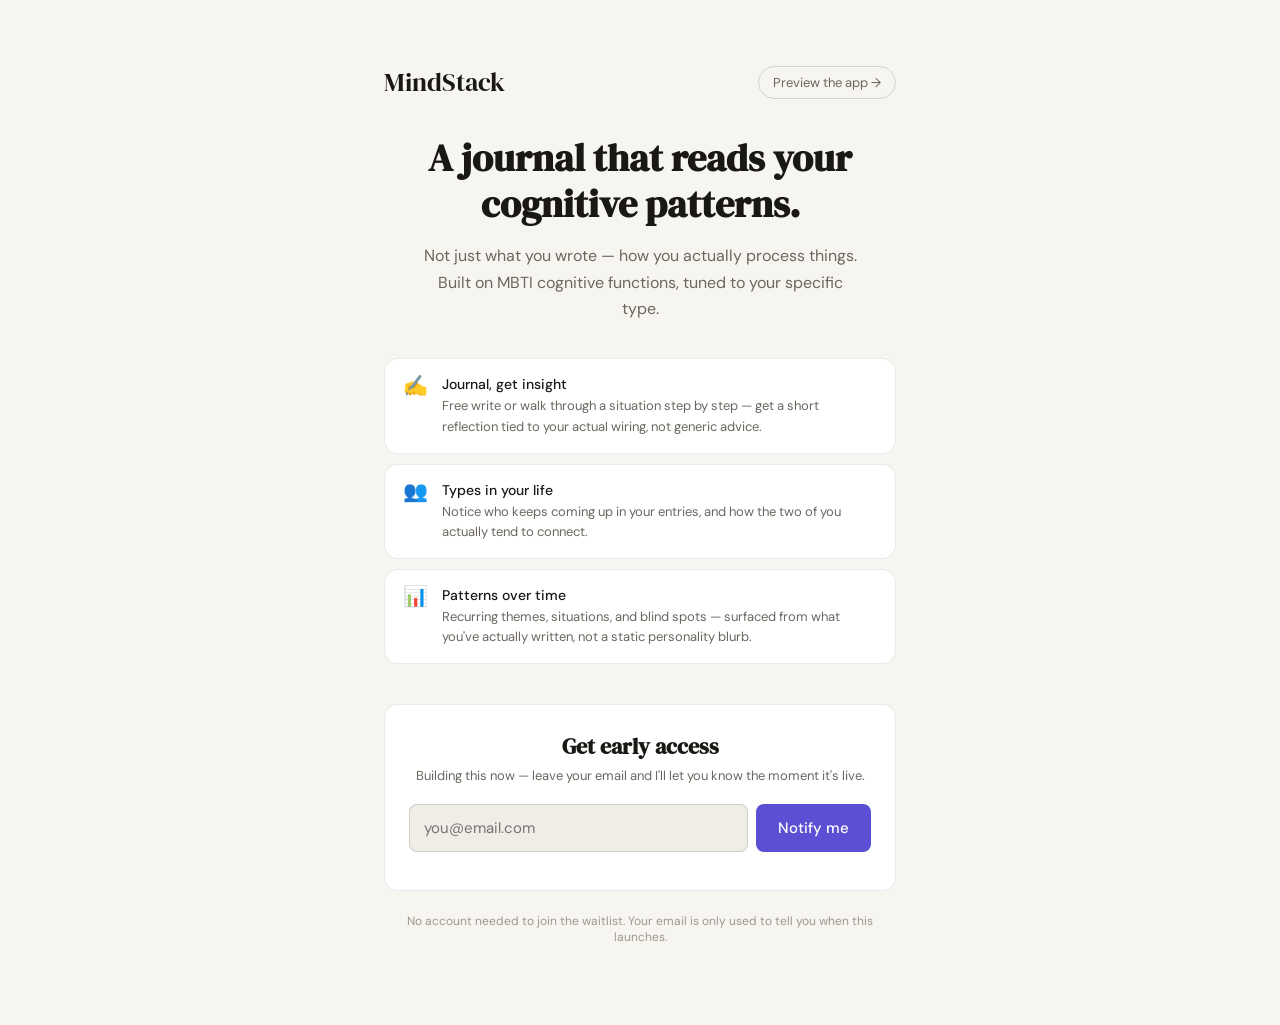
<file: index.html>
<!DOCTYPE html>
<html lang="en">
<head>
<meta charset="UTF-8">
<meta name="viewport" content="width=device-width, initial-scale=1.0">
<title>MindStack — a journal that reads your cognitive patterns</title>
<meta name="description" content="A journal that reads your cognitive patterns through MBTI, not just your words. Join the waitlist.">
<link href="https://fonts.googleapis.com/css2?family=DM+Serif+Display:ital@0;1&family=DM+Sans:opsz,wght@9..40,300;9..40,400;9..40,500&display=swap" rel="stylesheet">

<!-- ═══════════════════════════════════════════════════════════════════
     GOOGLE ANALYTICS (GA4)
     Replace G-XXXXXXXXXX with your real Measurement ID (Admin > Data
     Streams > your stream > Measurement ID, in GA4).
     ═══════════════════════════════════════════════════════════════════ -->
<!-- Google tag (gtag.js) -->

<script async src="https://www.googletagmanager.com/gtag/js?id=G-3L4Y2YZMB4"></script>

<script>

  window.dataLayer = window.dataLayer || [];

  function gtag(){dataLayer.push(arguments);}

  gtag('js', new Date());

  gtag('config', 'G-3L4Y2YZMB4');

</script>

<style>
:root{--bg:#F7F5F0;--surface:#FFF;--surface2:#F0EDE6;--border:rgba(0,0,0,.08);--border2:rgba(0,0,0,.14);
--text:#1A1814;--text2:#6B6760;--text3:#9B9890;--purple:#5B4FD4;--purple-l:#EAE8FA;--purple-m:#9B94E8;
--green:#2D7A4F;--green-l:#E8F5EE;--r:14px;--rs:8px;}
*{box-sizing:border-box;margin:0;padding:0}
body{font-family:'DM Sans',sans-serif;background:var(--bg);color:var(--text);min-height:100vh}
.serif{font-family:'DM Serif Display',serif}
.wrap{max-width:560px;margin:0 auto;padding:64px 24px 80px}
.logo{font-family:'DM Serif Display',serif;font-size:26px}
.top-row{display:flex;justify-content:space-between;align-items:center;margin-bottom:36px}
.top-row .logo{margin-bottom:0}
.preview-link{font-size:13px;color:var(--text2);text-decoration:none;border:.5px solid var(--border2);border-radius:20px;padding:7px 14px;transition:all .15s}
.preview-link:hover{border-color:var(--purple-m);color:var(--purple);background:var(--purple-l)}
.hero h1{font-family:'DM Serif Display',serif;font-size:38px;line-height:1.2;text-align:center;margin-bottom:16px}
.hero p{font-size:16px;color:var(--text2);text-align:center;line-height:1.65;max-width:440px;margin:0 auto 36px}
.feature-row{display:flex;flex-direction:column;gap:10px;margin-bottom:40px}
.feature{background:var(--surface);border:.5px solid var(--border);border-radius:var(--r);padding:16px 18px;display:flex;gap:14px;align-items:flex-start}
.feature .icon{font-size:20px;flex-shrink:0;line-height:1}
.feature h3{font-size:14px;font-weight:500;margin-bottom:3px}
.feature p{font-size:13px;color:var(--text2);line-height:1.55}
.form-card{background:var(--surface);border:.5px solid var(--border);border-radius:var(--r);padding:26px 24px}
.form-card h2{font-family:'DM Serif Display',serif;font-size:22px;margin-bottom:6px;text-align:center}
.form-card .sub{font-size:13px;color:var(--text2);text-align:center;margin-bottom:20px}
#waitlist-form{display:flex;gap:8px}
#email-input{flex:1;border:.5px solid var(--border2);border-radius:var(--rs);padding:13px 14px;font-size:15px;font-family:'DM Sans',sans-serif;outline:none;background:var(--surface2);color:var(--text)}
#email-input:focus{border-color:var(--purple-m)}
#waitlist-form button{background:var(--purple);color:#fff;border:none;border-radius:var(--rs);padding:0 22px;font-size:15px;font-weight:500;font-family:'DM Sans',sans-serif;cursor:pointer;white-space:nowrap}
#waitlist-form button:hover{background:#4A3FC0}
#waitlist-form button:disabled{opacity:.5;cursor:not-allowed}
.msg{font-size:13px;text-align:center;margin-top:12px}
.msg.err{color:#C13030}
.msg.ok{color:var(--green)}
.success-state{display:none;text-align:center}
.success-state .check{width:44px;height:44px;border-radius:50%;background:var(--green-l);color:var(--green);display:flex;align-items:center;justify-content:center;font-size:22px;margin:0 auto 14px}
.success-state h2{font-family:'DM Serif Display',serif;font-size:20px;margin-bottom:6px}
.success-state p{font-size:13px;color:var(--text2)}
.footnote{font-size:12px;color:var(--text3);text-align:center;margin-top:22px}
@media (max-width:420px){#waitlist-form{flex-direction:column}}
</style>
</head>
<body>
<div class="wrap">
  <div class="top-row">
    <div class="logo">MindStack</div>
    <a class="preview-link" href="./App/">Preview the app &rarr;</a>
  </div>

  <div class="hero">
    <h1>A journal that reads your cognitive patterns.</h1>
    <p>Not just what you wrote — how you actually process things. Built on MBTI cognitive functions, tuned to your specific type.</p>
  </div>

  <div class="feature-row">
    <div class="feature"><div class="icon">&#x270D;&#xFE0F;</div><div><h3>Journal, get insight</h3><p>Free write or walk through a situation step by step — get a short reflection tied to your actual wiring, not generic advice.</p></div></div>
    <div class="feature"><div class="icon">&#x1F465;</div><div><h3>Types in your life</h3><p>Notice who keeps coming up in your entries, and how the two of you actually tend to connect.</p></div></div>
    <div class="feature"><div class="icon">&#x1F4CA;</div><div><h3>Patterns over time</h3><p>Recurring themes, situations, and blind spots — surfaced from what you've actually written, not a static personality blurb.</p></div></div>
  </div>

  <div class="form-card">
    <div id="form-state">
      <h2 class="serif">Get early access</h2>
      <p class="sub">Building this now — leave your email and I'll let you know the moment it's live.</p>

      <!-- ═══════════════════════════════════════════════════════════
           FORMSPREE
           Replace YOUR_FORM_ID with the ID from your Formspree form
           (formspree.io → new form → copy the endpoint, it looks like
           https://formspree.io/f/abcdwxyz — the part after /f/ is the ID).
           ═══════════════════════════════════════════════════════════ -->
      <form id="waitlist-form" action="https://formspree.io/f/xzdnqgdr" method="POST">
        <input id="email-input" type="email" name="email" placeholder="you@email.com" required>
        <button type="submit" id="submit-btn">Notify me</button>
      </form>
      <div id="form-msg" class="msg"></div>
    </div>

    <div class="success-state" id="success-state">
      <div class="check">&#10003;</div>
      <h2 class="serif">You're on the list</h2>
      <p>I'll email you when MindStack is live. No spam before then.</p>
    </div>
  </div>

  <p class="footnote">No account needed to join the waitlist. Your email is only used to tell you when this launches.</p>
</div>

<script>
// Submits to Formspree via fetch so the page never reloads, and fires a
// GA4 event on success so you can see waitlist conversions in Analytics
// (Reports > Engagement > Events, or build a custom report).
var form = document.getElementById('waitlist-form');
var btn = document.getElementById('submit-btn');
var msg = document.getElementById('form-msg');

form.addEventListener('submit', function (e) {
  e.preventDefault();
  msg.textContent = '';
  msg.className = 'msg';
  btn.disabled = true;
  btn.textContent = 'Sending...';

  fetch(form.action, {
    method: 'POST',
    body: new FormData(form),
    headers: { 'Accept': 'application/json' }
  })
    .then(function (res) {
      if (res.ok) {
        document.getElementById('form-state').style.display = 'none';
        document.getElementById('success-state').style.display = 'block';
        if (typeof gtag === 'function') {
          gtag('event', 'sign_up', {
            method: 'waitlist',
            // Captures which UTM source drove this signup, if present
            // in the URL (e.g. ?utm_source=reddit).
            utm_source: new URLSearchParams(window.location.search).get('utm_source') || 'direct'
          });
        }
      } else {
        return res.json().then(function (data) {
          throw new Error((data.errors && data.errors[0] && data.errors[0].message) || 'Something went wrong.');
        });
      }
    })
    .catch(function (err) {
      msg.textContent = err.message || 'Could not submit right now — try again in a moment.';
      msg.className = 'msg err';
      btn.disabled = false;
      btn.textContent = 'Notify me';
    });
});

// Fires once per page load so GA shows you which channel (Reddit, Discord,
// etc.) is actually bringing people to the page, not just who signs up.
// This works automatically as long as you link out with UTM parameters
// (see notes below) — no code changes needed per channel.
if (typeof gtag === 'function') {
  gtag('event', 'landing_view', {
    utm_source: new URLSearchParams(window.location.search).get('utm_source') || 'direct',
    utm_medium: new URLSearchParams(window.location.search).get('utm_medium') || 'none'
  });
}
</script>
</body>
</html>
</file>
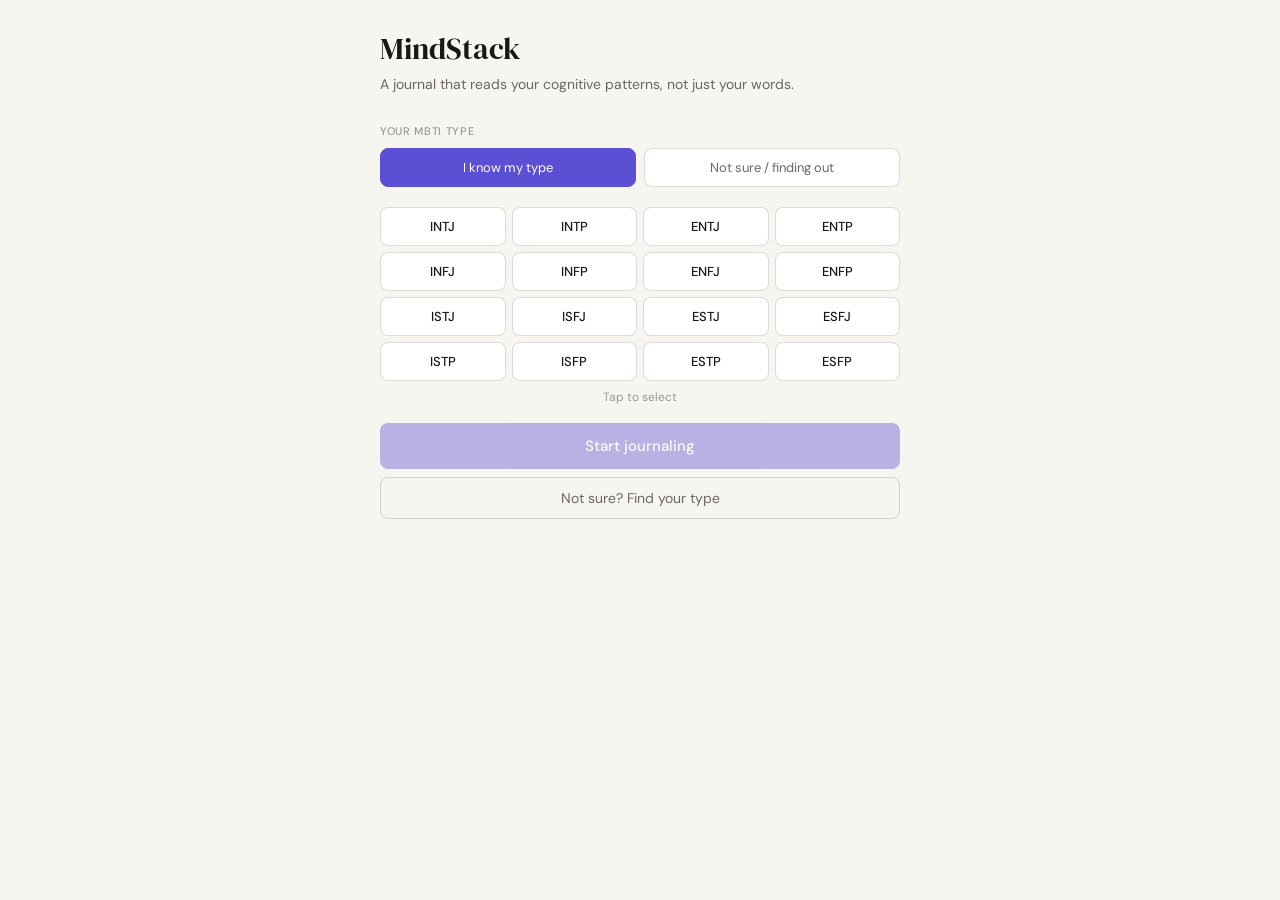
<file: App/index.html>
<!DOCTYPE html>
<html lang="en">
<head>
<meta charset="UTF-8">
<meta name="viewport" content="width=device-width, initial-scale=1.0">
<title>MindStack</title>
<link href="https://fonts.googleapis.com/css2?family=DM+Serif+Display:ital@0;1&family=DM+Sans:opsz,wght@9..40,300;9..40,400;9..40,500&display=swap" rel="stylesheet">
<link rel="stylesheet" href="styles.css">
</head>
<body>
<div class="shell">

<!-- ONBOARD -->
<div id="p-onboard" class="page active">
  <div class="ob-logo serif">MindStack</div>
  <p class="ob-sub">A journal that reads your cognitive patterns, not just your words.</p>
  <div class="ob-lbl">Your MBTI type</div>
  <div class="mode-row">
    <button class="mode-btn active" id="m-know" onclick="setMode('know')">I know my type</button>
    <button class="mode-btn" id="m-unsure" onclick="setMode('unsure')">Not sure / finding out</button>
  </div>
  <div id="sec-know">
    <div class="type-grid" id="tg-know"></div>
    <p class="hint">Tap to select</p>
    <button class="btn-p" id="btn-start" disabled onclick="startApp()">Start journaling</button>
    <button class="btn-g" onclick="setMode('unsure')">Not sure? Find your type</button>
  </div>
  <div id="sec-unsure" style="display:none">
    <p style="font-size:14px;color:var(--text2);margin-bottom:18px;line-height:1.6">Select all the types that sound like you. We will narrow it down.</p>
    <div class="type-grid" id="tg-multi"></div>
    <p class="hint" id="multi-hint">Select one or more</p>
    <button class="btn-p" id="btn-quiz" disabled onclick="startQuiz()">Find my type</button>
    <button class="btn-g" onclick="setMode('know')">I know my type</button>
  </div>
</div>

<!-- QUIZ -->
<div id="p-quiz" class="page">
  <div class="quiz-prog" id="quiz-prog"></div>
  <div class="quiz-q serif" id="quiz-q"></div>
  <p class="quiz-sub" id="quiz-sub"></p>
  <div class="quiz-opts" id="quiz-opts"></div>
  <button class="btn-g" onclick="showPage('p-onboard')">Back</button>
</div>

<!-- RESULT -->
<div id="p-result" class="page">
  <div style="text-align:center;padding:16px 0 24px">
    <div style="font-size:11px;font-weight:500;color:var(--text3);letter-spacing:.06em;text-transform:uppercase;margin-bottom:10px">Your likely type</div>
    <div class="result-type serif" id="res-type"></div>
    <p style="font-size:14px;color:var(--text2);line-height:1.6;max-width:300px;margin:0 auto" id="res-desc"></p>
  </div>
  <div class="card" id="res-stack"></div>
  <button class="btn-p" onclick="startApp()">This is me - start journaling</button>
  <button class="btn-g" onclick="showPage('p-onboard')">Try again</button>
</div>

<!-- MAIN APP -->
<div id="main-app" style="display:none">

  <!-- JOURNAL -->
  <div id="tab-journal" class="page">
    <div class="stat-row">
      <div class="stat"><div class="stat-num" id="s-streak">0</div><div class="stat-lbl">day streak</div></div>
      <div class="stat"><div class="stat-num" id="s-entries">0</div><div class="stat-lbl">entries</div></div>
      <div class="stat"><div class="stat-num" id="s-type">--</div><div class="stat-lbl">your type</div></div>
    </div>
    <div class="card">
      <div class="c-lbl">This week</div>
      <div class="streak-row" id="streak-row"></div>
    </div>
    <div class="card">
      <div class="j-mode-row">
        <button class="j-mode-btn active" id="jm-write" onclick="setJMode('write')">Free write</button>
        <button class="j-mode-btn" id="jm-scenario" onclick="setJMode('scenario')">Walk me through it</button>
      </div>
      <div id="jv-write">
        <textarea id="entry-input" placeholder="Write anything - what is on your mind, something that felt off, a situation you are turning over..."></textarea>
        <div class="toggle-row">
          <label class="tog"><input type="checkbox" id="excl-tog"><span class="t-sl"></span></label>
          <span class="tog-lbl">Exclude from AI - keep this private</span>
        </div>
        <button class="btn-p" style="margin-top:12px" id="btn-submit" onclick="submitFreeWrite()">Get insight</button>
      </div>
      <div id="jv-scenario" style="display:none">
        <div class="sc-step">
          <div class="sc-num">Step 1 - What happened</div>
          <div class="sc-q">Describe the situation plainly. Do not interpret it yet - just what occurred.</div>
          <textarea class="sc-input" id="sc-1" placeholder="e.g. I had a conversation and it went differently than I expected..."></textarea>
        </div>
        <div class="sc-step">
          <div class="sc-num">Step 2 - Your reaction</div>
          <div class="sc-q">What was your immediate internal response? What did you feel or think first?</div>
          <textarea class="sc-input" id="sc-2" placeholder="e.g. I felt defensive, I went quiet, I could not stop thinking about it..."></textarea>
        </div>
        <div class="sc-step">
          <div class="sc-num">Step 3 - What you want</div>
          <div class="sc-q">What outcome are you actually looking for - resolution, clarity, to be heard, to move on?</div>
          <textarea class="sc-input" id="sc-3" placeholder="e.g. I just want to understand why it bothered me..."></textarea>
        </div>
        <div class="toggle-row">
          <label class="tog"><input type="checkbox" id="excl-tog-sc"><span class="t-sl"></span></label>
          <span class="tog-lbl">Exclude from AI - keep this private</span>
        </div>
        <button class="btn-p" style="margin-top:12px" id="btn-scenario" onclick="submitScenario()">Analyse this situation</button>
      </div>
    </div>
    <div id="insight-out"></div>
  </div>

  <!-- LEARN -->
  <div id="tab-learn" class="page" style="display:none">
    <div class="sec-title serif" id="learn-title"></div>
    <p class="sec-sub">Understand your wiring and the system underneath all types.</p>
    <div class="learn-tabs">
      <button class="l-tab active" onclick="setLearnTab('stack')">Your stack</button>
      <button class="l-tab" onclick="setLearnTab('glossary')">Functions</button>
      <button class="l-tab" onclick="setLearnTab('growth')">Growth</button>
    </div>
    <div id="lv-stack"></div>
    <div id="lv-glossary" style="display:none"></div>
    <div id="lv-growth" style="display:none"></div>
  </div>

  <!-- EXPLORE -->
  <div id="tab-explore" class="page" style="display:none">
    <div class="sec-title serif">Explore types</div>
    <p class="sec-sub">See any type from any perspective.</p>

    <div class="card" style="margin-bottom:12px">
      <div class="c-lbl" style="margin-bottom:6px">Viewing as</div>
      <p style="font-size:12px;color:var(--text3);margin-bottom:10px">Switch perspective to see how different types read each other.</p>
      <div class="viewer-dropdown-wrap">
        <select class="viewer-select" id="viewer-select" onchange="onViewerChange(this.value)"></select>
        <div class="viewer-select-arrow">&#9660;</div>
      </div>
    </div>

    <div class="c-lbl" style="margin-bottom:8px;padding:0 2px">Viewing</div>
    <div class="ex-grid" id="ex-type-grid"></div>
    <div id="ex-detail"></div>
  </div>

  <!-- HISTORY -->
  <div id="tab-history" class="page" style="display:none">
    <div class="sec-title serif">History</div>
    <p class="sec-sub">Your month at a glance.</p>
    <div class="card">
      <div class="c-lbl" id="month-lbl"></div>
      <div class="month-grid" id="month-grid"></div>
      <div class="legend">
        <span><span class="l-dot" style="background:var(--purple-l);border:.5px solid var(--purple-m)"></span>AI insight</span>
        <span><span class="l-dot" style="background:var(--green-l);border:.5px solid #7DC4A0"></span>Private</span>
      </div>
    </div>
    <div id="entries-list"></div>
  </div>

  <!-- PATTERNS -->
  <div id="tab-dashboard" class="page" style="display:none">
    <div class="sec-title serif">Patterns</div>
    <p class="sec-sub">What keeps showing up in your entries.</p>
    <div class="card" style="margin-bottom:10px">
      <div class="c-lbl">Themes this month</div>
      <div id="theme-bars"></div>
    </div>
    <div class="card" style="margin-bottom:10px">
      <div class="c-lbl">Recurring situations</div>
      <div id="pattern-rows"></div>
    </div>
    <div class="card" style="margin-bottom:10px">
      <div class="c-lbl">Types in your life</div>
      <p style="font-size:12px;color:var(--text3);margin-bottom:10px">People who come up often in your entries. Tap "Get insight" to see how you two tend to connect - based only on what you've actually written.</p>
      <div id="people-list"></div>
    </div>
    <div class="card" style="margin-bottom:10px">
      <div class="c-lbl">Words you return to</div>
      <div id="word-chips" style="padding-top:4px"></div>
    </div>
    <div class="card">
      <div class="c-lbl">Your type's recurring blind spot</div>
      <p id="blind-spot" style="font-size:14px;line-height:1.75;color:var(--text)"></p>
    </div>
  </div>

  <!-- Switch Type -->
  <div id="tab-signout" class="page" style="display:none">
    <div style="display:flex;flex-direction:column;align-items:center;padding:48px 0 32px">
      <div class="ob-logo serif" style="margin-bottom:8px">MindStack</div>
      <p style="font-size:14px;color:var(--text2);text-align:center;line-height:1.65;max-width:280px;margin-bottom:32px">Switch types, retake the quiz, or explore from a different perspective. Your journal entries stay saved on this device.</p>
      <div style="background:var(--surface2);border-radius:var(--rs);padding:14px 20px;margin-bottom:28px;text-align:center;width:100%">
        <div style="font-size:11px;font-weight:500;color:var(--text3);letter-spacing:.06em;text-transform:uppercase;margin-bottom:6px">Current type</div>
        <div class="serif" id="so-type" style="font-size:40px;color:var(--purple)"></div>
      </div>
      <button class="btn-p" onclick="signOut()">Choose a new type</button>
    </div>
  </div>

</div>
</div>

<nav class="nav" id="main-nav" style="display:none">
  <button class="nav-item active" onclick="switchTab('journal')"><div class="nav-dot"></div>Journal</button>
  <button class="nav-item" onclick="switchTab('learn')"><div class="nav-dot"></div>Learn</button>
  <button class="nav-item" onclick="switchTab('explore')"><div class="nav-dot"></div>Explore</button>
  <button class="nav-item" onclick="switchTab('history')"><div class="nav-dot"></div>History</button>
  <button class="nav-item" onclick="switchTab('dashboard')"><div class="nav-dot"></div>Patterns</button>
  <button class="nav-item" onclick="switchTab('signout')"><div class="nav-dot"></div>Switch Type</button>
</nav>

<script src="data.js"></script>
<script src="app.js"></script>
<script src="feedback.js"></script>
</body>
</html>
</file>
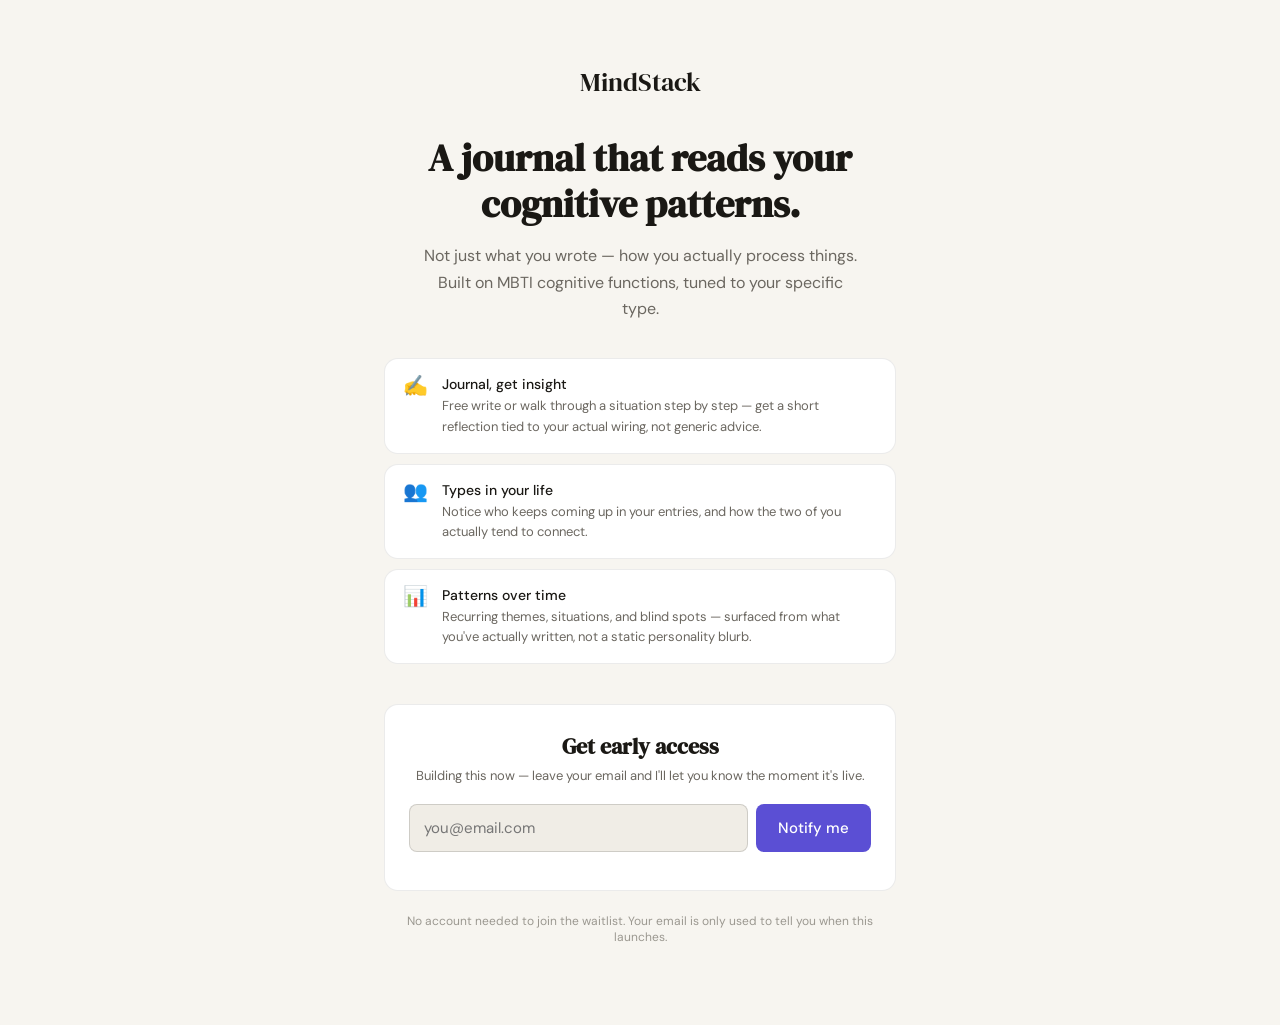
<file: Landing.html>
<!DOCTYPE html>
<html lang="en">
<head>
<meta charset="UTF-8">
<meta name="viewport" content="width=device-width, initial-scale=1.0">
<title>MindStack — a journal that reads your cognitive patterns</title>
<meta name="description" content="A journal that reads your cognitive patterns through MBTI, not just your words. Join the waitlist.">
<link href="https://fonts.googleapis.com/css2?family=DM+Serif+Display:ital@0;1&family=DM+Sans:opsz,wght@9..40,300;9..40,400;9..40,500&display=swap" rel="stylesheet">

<!-- ═══════════════════════════════════════════════════════════════════
     GOOGLE ANALYTICS (GA4)
     Replace G-XXXXXXXXXX with your real Measurement ID (Admin > Data
     Streams > your stream > Measurement ID, in GA4).
     ═══════════════════════════════════════════════════════════════════ -->
<!-- Google tag (gtag.js) -->
<script async src="https://www.googletagmanager.com/gtag/js?id=G-3L4Y2YZMB4"></script>
<script>
  window.dataLayer = window.dataLayer || [];
  function gtag(){dataLayer.push(arguments);}
  gtag('js', new Date());

  gtag('config', 'G-3L4Y2YZMB4');
</script>

<style>
:root{--bg:#F7F5F0;--surface:#FFF;--surface2:#F0EDE6;--border:rgba(0,0,0,.08);--border2:rgba(0,0,0,.14);
--text:#1A1814;--text2:#6B6760;--text3:#9B9890;--purple:#5B4FD4;--purple-l:#EAE8FA;--purple-m:#9B94E8;
--green:#2D7A4F;--green-l:#E8F5EE;--r:14px;--rs:8px;}
*{box-sizing:border-box;margin:0;padding:0}
body{font-family:'DM Sans',sans-serif;background:var(--bg);color:var(--text);min-height:100vh}
.serif{font-family:'DM Serif Display',serif}
.wrap{max-width:560px;margin:0 auto;padding:64px 24px 80px}
.logo{font-family:'DM Serif Display',serif;font-size:26px;margin-bottom:36px;text-align:center}
.hero h1{font-family:'DM Serif Display',serif;font-size:38px;line-height:1.2;text-align:center;margin-bottom:16px}
.hero p{font-size:16px;color:var(--text2);text-align:center;line-height:1.65;max-width:440px;margin:0 auto 36px}
.feature-row{display:flex;flex-direction:column;gap:10px;margin-bottom:40px}
.feature{background:var(--surface);border:.5px solid var(--border);border-radius:var(--r);padding:16px 18px;display:flex;gap:14px;align-items:flex-start}
.feature .icon{font-size:20px;flex-shrink:0;line-height:1}
.feature h3{font-size:14px;font-weight:500;margin-bottom:3px}
.feature p{font-size:13px;color:var(--text2);line-height:1.55}
.form-card{background:var(--surface);border:.5px solid var(--border);border-radius:var(--r);padding:26px 24px}
.form-card h2{font-family:'DM Serif Display',serif;font-size:22px;margin-bottom:6px;text-align:center}
.form-card .sub{font-size:13px;color:var(--text2);text-align:center;margin-bottom:20px}
#waitlist-form{display:flex;gap:8px}
#email-input{flex:1;border:.5px solid var(--border2);border-radius:var(--rs);padding:13px 14px;font-size:15px;font-family:'DM Sans',sans-serif;outline:none;background:var(--surface2);color:var(--text)}
#email-input:focus{border-color:var(--purple-m)}
#waitlist-form button{background:var(--purple);color:#fff;border:none;border-radius:var(--rs);padding:0 22px;font-size:15px;font-weight:500;font-family:'DM Sans',sans-serif;cursor:pointer;white-space:nowrap}
#waitlist-form button:hover{background:#4A3FC0}
#waitlist-form button:disabled{opacity:.5;cursor:not-allowed}
.msg{font-size:13px;text-align:center;margin-top:12px}
.msg.err{color:#C13030}
.msg.ok{color:var(--green)}
.success-state{display:none;text-align:center}
.success-state .check{width:44px;height:44px;border-radius:50%;background:var(--green-l);color:var(--green);display:flex;align-items:center;justify-content:center;font-size:22px;margin:0 auto 14px}
.success-state h2{font-family:'DM Serif Display',serif;font-size:20px;margin-bottom:6px}
.success-state p{font-size:13px;color:var(--text2)}
.footnote{font-size:12px;color:var(--text3);text-align:center;margin-top:22px}
@media (max-width:420px){#waitlist-form{flex-direction:column}}
</style>
</head>
<body>
<div class="wrap">
  <div class="logo">MindStack</div>

  <div class="hero">
    <h1>A journal that reads your cognitive patterns.</h1>
    <p>Not just what you wrote — how you actually process things. Built on MBTI cognitive functions, tuned to your specific type.</p>
  </div>

  <div class="feature-row">
    <div class="feature"><div class="icon">&#x270D;&#xFE0F;</div><div><h3>Journal, get insight</h3><p>Free write or walk through a situation step by step — get a short reflection tied to your actual wiring, not generic advice.</p></div></div>
    <div class="feature"><div class="icon">&#x1F465;</div><div><h3>Types in your life</h3><p>Notice who keeps coming up in your entries, and how the two of you actually tend to connect.</p></div></div>
    <div class="feature"><div class="icon">&#x1F4CA;</div><div><h3>Patterns over time</h3><p>Recurring themes, situations, and blind spots — surfaced from what you've actually written, not a static personality blurb.</p></div></div>
  </div>

  <div class="form-card">
    <div id="form-state">
      <h2 class="serif">Get early access</h2>
      <p class="sub">Building this now — leave your email and I'll let you know the moment it's live.</p>

      <!-- ═══════════════════════════════════════════════════════════
           FORMSPREE
           Replace YOUR_FORM_ID with the ID from your Formspree form
           (formspree.io → new form → copy the endpoint, it looks like
           https://formspree.io/f/abcdwxyz — the part after /f/ is the ID).
           ═══════════════════════════════════════════════════════════ -->
      <form id="waitlist-form" action="https://formspree.io/f/xzdnqgdr" method="POST">
        <input id="email-input" type="email" name="email" placeholder="you@email.com" required>
        <button type="submit" id="submit-btn">Notify me</button>
      </form>
      <div id="form-msg" class="msg"></div>
    </div>

    <div class="success-state" id="success-state">
      <div class="check">&#10003;</div>
      <h2 class="serif">You're on the list</h2>
      <p>I'll email you when MindStack is live. No spam before then.</p>
    </div>
  </div>

  <p class="footnote">No account needed to join the waitlist. Your email is only used to tell you when this launches.</p>
</div>

<script>
// Submits to Formspree via fetch so the page never reloads, and fires a
// GA4 event on success so you can see waitlist conversions in Analytics
// (Reports > Engagement > Events, or build a custom report).
var form = document.getElementById('waitlist-form');
var btn = document.getElementById('submit-btn');
var msg = document.getElementById('form-msg');

form.addEventListener('submit', function (e) {
  e.preventDefault();
  msg.textContent = '';
  msg.className = 'msg';
  btn.disabled = true;
  btn.textContent = 'Sending...';

  fetch(form.action, {
    method: 'POST',
    body: new FormData(form),
    headers: { 'Accept': 'application/json' }
  })
    .then(function (res) {
      if (res.ok) {
        document.getElementById('form-state').style.display = 'none';
        document.getElementById('success-state').style.display = 'block';
        if (typeof gtag === 'function') {
          gtag('event', 'sign_up', {
            method: 'waitlist',
            // Captures which UTM source drove this signup, if present
            // in the URL (e.g. ?utm_source=reddit).
            utm_source: new URLSearchParams(window.location.search).get('utm_source') || 'direct'
          });
        }
      } else {
        return res.json().then(function (data) {
          throw new Error((data.errors && data.errors[0] && data.errors[0].message) || 'Something went wrong.');
        });
      }
    })
    .catch(function (err) {
      msg.textContent = err.message || 'Could not submit right now — try again in a moment.';
      msg.className = 'msg err';
      btn.disabled = false;
      btn.textContent = 'Notify me';
    });
});

// Fires once per page load so GA shows you which channel (Reddit, Discord,
// etc.) is actually bringing people to the page, not just who signs up.
// This works automatically as long as you link out with UTM parameters
// (see notes below) — no code changes needed per channel.
if (typeof gtag === 'function') {
  gtag('event', 'landing_view', {
    utm_source: new URLSearchParams(window.location.search).get('utm_source') || 'direct',
    utm_medium: new URLSearchParams(window.location.search).get('utm_medium') || 'none'
  });
}
</script>
</body>
</html>
</file>
<file: App/styles.css>
:root{--bg:#F7F5F0;--surface:#FFF;--surface2:#F0EDE6;--border:rgba(0,0,0,.08);--border2:rgba(0,0,0,.14);--text:#1A1814;--text2:#6B6760;--text3:#9B9890;--purple:#5B4FD4;--purple-l:#EAE8FA;--purple-m:#9B94E8;--green:#2D7A4F;--green-l:#E8F5EE;--amber:#B85C0A;--amber-l:#FDF0E6;--blue:#1A5FA8;--blue-l:#E6F0FA;--red:#C13030;--red-l:#FAE8E8;--r:12px;--rs:8px;}
*{box-sizing:border-box;margin:0;padding:0}
body{font-family:'DM Sans',sans-serif;background:var(--bg);color:var(--text);min-height:100vh}
.serif{font-family:'DM Serif Display',serif}
.shell{max-width:560px;margin:0 auto;padding:0 20px 88px}
.page{display:none;padding-top:28px;animation:fadeUp .22s ease}
.page.active{display:block}
@keyframes fadeUp{from{opacity:0;transform:translateY(8px)}to{opacity:1;transform:translateY(0)}}
.ob-logo{font-family:'DM Serif Display',serif;font-size:30px;margin-bottom:4px}
.ob-sub{font-size:14px;color:var(--text2);margin-bottom:28px;line-height:1.65}
.ob-lbl{font-size:11px;font-weight:500;color:var(--text3);letter-spacing:.06em;text-transform:uppercase;margin-bottom:10px}
.mode-row{display:flex;gap:8px;margin-bottom:20px}
.mode-btn{flex:1;padding:10px;font-size:13px;font-family:'DM Sans',sans-serif;border:.5px solid var(--border2);border-radius:var(--rs);background:var(--surface);color:var(--text2);cursor:pointer;transition:all .15s}
.mode-btn.active{background:var(--purple);color:#fff;border-color:var(--purple)}
.type-grid{display:grid;grid-template-columns:repeat(4,1fr);gap:6px;margin-bottom:8px}
.type-btn{background:var(--surface);border:.5px solid var(--border2);border-radius:var(--rs);padding:10px 4px;font-size:13px;font-weight:500;color:var(--text);cursor:pointer;text-align:center;font-family:'DM Sans',sans-serif;transition:all .15s}
.type-btn:hover{border-color:var(--purple-m);color:var(--purple)}
.type-btn.sel{background:var(--purple-l);border-color:var(--purple);color:var(--purple)}
.hint{font-size:12px;color:var(--text3);text-align:center;margin-bottom:18px}
.btn-p{background:var(--purple);color:#fff;border:none;border-radius:var(--rs);padding:13px 24px;font-size:15px;font-weight:500;font-family:'DM Sans',sans-serif;cursor:pointer;width:100%;transition:background .15s}
.btn-p:hover{background:#4A3FC0}
.btn-p:disabled{opacity:.4;cursor:not-allowed}
.btn-g{background:transparent;border:.5px solid var(--border2);border-radius:var(--rs);padding:11px 20px;font-size:14px;font-family:'DM Sans',sans-serif;color:var(--text2);cursor:pointer;width:100%;margin-top:8px;transition:all .15s}
.btn-g:hover{background:var(--surface2)}
.quiz-prog{display:flex;gap:4px;margin-bottom:22px}
.q-pip{flex:1;height:3px;border-radius:2px;background:var(--border)}
.q-pip.done{background:var(--purple)}
.q-pip.cur{background:var(--purple-m)}
.quiz-q{font-family:'DM Serif Display',serif;font-size:22px;line-height:1.3;margin-bottom:6px}
.quiz-sub{font-size:14px;color:var(--text2);margin-bottom:24px}
.quiz-opts{display:flex;flex-direction:column;gap:8px;margin-bottom:24px}
.q-opt{background:var(--surface);border:.5px solid var(--border2);border-radius:var(--r);padding:15px;font-size:14px;font-family:'DM Sans',sans-serif;color:var(--text);cursor:pointer;text-align:left;line-height:1.5;transition:all .15s}
.q-opt:hover{border-color:var(--purple-m)}
.q-opt.sel{background:var(--purple-l);border-color:var(--purple);color:var(--purple)}
.result-type{font-family:'DM Serif Display',serif;font-size:56px;color:var(--purple);margin-bottom:8px}
.nav{position:fixed;bottom:0;left:0;right:0;background:var(--surface);border-top:.5px solid var(--border);display:flex;z-index:100}
.nav-item{flex:1;padding:11px 4px 15px;font-size:10px;font-weight:500;color:var(--text3);cursor:pointer;text-align:center;letter-spacing:.03em;text-transform:uppercase;border:none;background:transparent;font-family:'DM Sans',sans-serif;transition:color .15s}
.nav-item.active{color:var(--purple)}
.nav-dot{width:4px;height:4px;border-radius:50%;background:var(--purple);margin:0 auto 5px;opacity:0;transition:opacity .15s}
.nav-item.active .nav-dot{opacity:1}
.card{background:var(--surface);border:.5px solid var(--border);border-radius:var(--r);padding:18px;margin-bottom:10px}
.c-lbl{font-size:11px;font-weight:500;color:var(--text3);letter-spacing:.06em;text-transform:uppercase;margin-bottom:10px}
.sec-title{font-family:'DM Serif Display',serif;font-size:22px;margin-bottom:4px;padding-top:4px}
.sec-sub{font-size:14px;color:var(--text2);margin-bottom:18px;line-height:1.6}
.stat-row{display:grid;grid-template-columns:1fr 1fr 1fr;gap:8px;margin-bottom:10px}
.stat{background:var(--surface2);border-radius:var(--rs);padding:13px 10px;text-align:center}
.stat-num{font-family:'DM Serif Display',serif;font-size:26px}
.stat-lbl{font-size:11px;color:var(--text3);margin-top:2px}
.streak-row{display:flex;gap:5px}
.s-dot{width:34px;height:34px;border-radius:50%;border:.5px solid var(--border2);background:var(--surface2);display:flex;align-items:center;justify-content:center;font-size:11px;color:var(--text3);font-weight:500}
.s-dot.done{background:var(--purple);border-color:var(--purple);color:#fff;font-size:13px}
.s-dot.today{border:2px solid var(--purple);color:var(--purple);font-weight:600}
.j-mode-row{display:flex;gap:0;background:var(--surface2);border-radius:var(--rs);padding:3px;margin-bottom:14px}
.j-mode-btn{flex:1;padding:8px;font-size:13px;font-weight:500;font-family:'DM Sans',sans-serif;border:none;border-radius:6px;background:transparent;color:var(--text3);cursor:pointer;transition:all .18s}
.j-mode-btn.active{background:var(--surface);color:var(--text);box-shadow:0 1px 3px rgba(0,0,0,.08)}
textarea{width:100%;border:.5px solid var(--border2);border-radius:var(--rs);padding:14px;font-size:15px;font-family:'DM Sans',sans-serif;color:var(--text);background:var(--surface);resize:none;min-height:110px;outline:none;line-height:1.6}
textarea:focus{border-color:var(--purple-m)}
.toggle-row{display:flex;align-items:center;gap:10px;margin-top:11px}
.tog{position:relative;width:38px;height:22px;cursor:pointer;flex-shrink:0}
.tog input{opacity:0;width:0;height:0}
.t-sl{position:absolute;inset:0;background:var(--surface2);border-radius:22px;border:.5px solid var(--border2);transition:.2s}
.t-sl:before{content:'';position:absolute;width:16px;height:16px;left:3px;top:3px;background:var(--text3);border-radius:50%;transition:.2s}
input:checked+.t-sl{background:var(--green-l);border-color:var(--green)}
input:checked+.t-sl:before{transform:translateX(16px);background:var(--green)}
.tog-lbl{font-size:13px;color:var(--text2)}
.sc-step{background:var(--surface2);border-radius:var(--rs);padding:14px;margin-bottom:8px}
.sc-num{font-size:11px;font-weight:500;color:var(--text3);letter-spacing:.05em;text-transform:uppercase;margin-bottom:6px}
.sc-q{font-size:14px;color:var(--text);line-height:1.55;margin-bottom:10px}
.sc-input{width:100%;border:.5px solid var(--border2);border-radius:var(--rs);padding:10px 12px;font-size:14px;font-family:'DM Sans',sans-serif;color:var(--text);background:var(--surface);outline:none;resize:none;min-height:60px;line-height:1.5}
.sc-input:focus{border-color:var(--purple-m)}
.insight-card{background:var(--purple-l);border:.5px solid var(--purple-m);border-radius:var(--r);padding:18px;margin-top:10px}
.insight-card p{font-size:14px;color:#2D2580;line-height:1.75}
.insight-hdr{font-size:11px;font-weight:500;color:var(--purple);letter-spacing:.06em;text-transform:uppercase;margin-bottom:10px}
.private-card{background:var(--green-l);border:.5px solid #7DC4A0;border-radius:var(--rs);padding:13px;margin-top:10px;font-size:13px;color:var(--green)}
.learn-tabs{display:flex;gap:0;background:var(--surface2);border-radius:var(--rs);padding:3px;margin-bottom:18px}
.l-tab{flex:1;padding:8px 4px;font-size:12px;font-weight:500;font-family:'DM Sans',sans-serif;border:none;border-radius:6px;background:transparent;color:var(--text3);cursor:pointer;transition:all .18s;text-align:center}
.l-tab.active{background:var(--surface);color:var(--text);box-shadow:0 1px 3px rgba(0,0,0,.08)}
.fn-card{background:var(--surface);border:.5px solid var(--border);border-radius:var(--r);padding:18px;margin-bottom:10px}
.fn-badge{display:inline-block;font-size:11px;font-weight:500;padding:3px 10px;border-radius:20px;margin-bottom:10px}
.b-dom{background:var(--purple-l);color:var(--purple)}
.b-aux{background:var(--blue-l);color:var(--blue)}
.b-ter{background:var(--green-l);color:var(--green)}
.b-inf{background:var(--amber-l);color:var(--amber)}
.fn-name{font-family:'DM Serif Display',serif;font-size:17px;margin-bottom:12px}
.fn-sec{margin-bottom:10px}
.fn-sec-lbl{font-size:11px;font-weight:500;color:var(--text3);text-transform:uppercase;letter-spacing:.06em;margin-bottom:3px}
.fn-sec p{font-size:13px;color:var(--text);line-height:1.65}
.fn-watch{font-size:13px;color:var(--text2);line-height:1.65;font-style:italic}
.gloss-fn{background:var(--surface);border:.5px solid var(--border);border-radius:var(--r);padding:18px;margin-bottom:10px}
.gloss-symbol{font-family:'DM Serif Display',serif;font-size:28px;color:var(--purple);margin-bottom:4px}
.gloss-name{font-size:15px;font-weight:500;margin-bottom:8px}
.gloss-body{font-size:13px;color:var(--text2);line-height:1.7;margin-bottom:10px}
.pos-row{display:flex;flex-direction:column;gap:6px}
.pos-item{display:flex;gap:8px;align-items:flex-start}
.pos-badge{font-size:10px;font-weight:500;padding:2px 8px;border-radius:20px;flex-shrink:0;margin-top:1px}
.pos-text{font-size:12px;color:var(--text2);line-height:1.55}
.ex-grid{display:grid;grid-template-columns:repeat(4,1fr);gap:6px;margin-bottom:18px}
.ex-btn{background:var(--surface);border:.5px solid var(--border2);border-radius:var(--rs);padding:10px 4px;font-size:13px;font-weight:500;color:var(--text2);cursor:pointer;text-align:center;font-family:'DM Sans',sans-serif;transition:all .15s}
.ex-btn:hover{border-color:var(--purple-m);color:var(--purple)}
.ex-btn.sel{background:var(--purple-l);border-color:var(--purple);color:var(--purple)}
.month-grid{display:grid;grid-template-columns:repeat(7,1fr);gap:4px;margin-bottom:8px}
.m-day-lbl{font-size:11px;color:var(--text3);text-align:center;padding-bottom:4px}
.day-cell{aspect-ratio:1;border-radius:var(--rs);border:.5px solid var(--border);background:var(--surface2);display:flex;align-items:center;justify-content:center;font-size:11px;color:var(--text3)}
.day-cell.ai{background:var(--purple-l);border-color:var(--purple-m);color:var(--purple)}
.day-cell.priv{background:var(--green-l);border-color:#7DC4A0;color:var(--green)}
.day-cell.tod{border:2px solid var(--purple)}
.legend{display:flex;gap:14px;font-size:12px;color:var(--text3);margin-top:6px}
.legend span{display:flex;align-items:center;gap:5px}
.l-dot{width:10px;height:10px;border-radius:2px}
.entry-row{background:var(--surface);border:.5px solid var(--border);border-radius:var(--rs);padding:13px;margin-bottom:8px;cursor:pointer}
.e-date{font-size:12px;color:var(--text3);margin-bottom:4px}
.e-preview{font-size:13px;color:var(--text);line-height:1.5;white-space:nowrap;overflow:hidden;text-overflow:ellipsis}
.e-tag{display:inline-block;font-size:11px;padding:2px 8px;border-radius:20px;margin-top:5px}
.tag-ai{background:var(--purple-l);color:var(--purple)}
.tag-priv{background:var(--green-l);color:var(--green)}
.bar-row{display:flex;align-items:center;gap:10px;margin-bottom:9px}
.bar-lbl{font-size:13px;color:var(--text2);width:120px;flex-shrink:0}
.bar-track{flex:1;height:6px;background:var(--surface2);border-radius:3px;overflow:hidden}
.bar-fill{height:100%;border-radius:3px;background:var(--purple)}
.bar-val{font-size:12px;color:var(--text3);width:32px;text-align:right}
.pat-row{display:flex;align-items:center;gap:12px;padding:13px 0;border-bottom:.5px solid var(--border)}
.pat-row:last-child{border:none}
.pat-icon{width:36px;height:36px;border-radius:50%;display:flex;align-items:center;justify-content:center;font-size:15px;flex-shrink:0}
.pat-lbl{font-size:14px;font-weight:500}
.pat-sub{font-size:12px;color:var(--text3);margin-top:2px}
.chip{display:inline-block;background:var(--surface2);border:.5px solid var(--border2);border-radius:20px;padding:5px 12px;font-size:13px;color:var(--text2);margin:0 4px 6px 0}
.loader{display:inline-flex;gap:4px}
.loader span{width:5px;height:5px;border-radius:50%;background:var(--purple);animation:ld 1s infinite}
.loader span:nth-child(2){animation-delay:.15s}
.loader span:nth-child(3){animation-delay:.3s}
@keyframes ld{0%,60%,100%{transform:translateY(0)}30%{transform:translateY(-5px)}}
.growth-point{display:flex;gap:10px;margin-bottom:10px}
.growth-dot{width:6px;height:6px;border-radius:50%;flex-shrink:0;margin-top:7px}
.growth-text{font-size:13px;color:var(--text);line-height:1.65}
.empty-note{font-size:13px;color:var(--text3);text-align:center;padding:20px 0}
.person-card{background:var(--surface2);border-radius:var(--rs);padding:14px;margin-bottom:8px}
.person-top{display:flex;justify-content:space-between;align-items:flex-start;gap:8px;margin-bottom:10px}
.person-name{font-size:14px;font-weight:500;color:var(--text)}
.person-meta{font-size:12px;color:var(--text3);margin-top:2px}
.person-type-select{font-size:12px;font-family:'DM Sans',sans-serif;border:.5px solid var(--border2);border-radius:6px;padding:4px 8px;background:var(--surface);color:var(--text2);flex-shrink:0}
.person-insight{font-size:13px;color:var(--text);line-height:1.65;margin-top:10px;padding-top:10px;border-top:.5px solid var(--border)}
.btn-mini{background:var(--purple);color:#fff;border:none;border-radius:6px;padding:6px 12px;font-size:12px;font-family:'DM Sans',sans-serif;cursor:pointer}
.btn-mini:disabled{opacity:.5;cursor:not-allowed}
/* Viewer dropdown (Explore tab perspective switch) */
.viewer-dropdown-wrap{position:relative;display:inline-block;width:100%}
.viewer-select{width:100%;appearance:none;-webkit-appearance:none;background:var(--surface);border:.5px solid var(--border2);border-radius:var(--rs);padding:11px 36px 11px 14px;font-size:14px;font-weight:500;font-family:'DM Sans',sans-serif;color:var(--text);cursor:pointer;outline:none;transition:border-color .15s}
.viewer-select:focus{border-color:var(--purple-m)}
.viewer-select option{font-weight:400}
.viewer-select-arrow{position:absolute;right:12px;top:50%;transform:translateY(-50%);font-size:10px;color:var(--text3);pointer-events:none}

/* Feedback prompt modal */
.fb-overlay{position:fixed;inset:0;background:rgba(26,24,20,.45);display:flex;align-items:center;justify-content:center;z-index:200;padding:20px;animation:fbFade .2s ease}
@keyframes fbFade{from{opacity:0}to{opacity:1}}
.fb-modal{background:var(--surface);border-radius:var(--r);max-width:380px;width:100%;position:relative;padding:26px 22px 22px;box-shadow:0 12px 40px rgba(0,0,0,.2)}
.fb-close{position:absolute;top:10px;right:12px;background:none;border:none;font-size:22px;line-height:1;color:var(--text3);cursor:pointer;padding:4px}
.fb-close:hover{color:var(--text)}
.fb-title{font-size:20px;margin-bottom:8px}
.fb-prompt{font-size:14px;color:var(--text2);line-height:1.55;margin-bottom:14px}
.fb-input{width:100%;border:.5px solid var(--border2);border-radius:var(--rs);padding:12px;font-size:14px;font-family:'DM Sans',sans-serif;color:var(--text);background:var(--surface2);resize:none;min-height:80px;outline:none;line-height:1.55;margin-bottom:12px}
.fb-input:focus{border-color:var(--purple-m)}
.fb-actions{display:flex;justify-content:flex-end;gap:8px}
.fb-skip{background:none;border:none;font-size:13px;color:var(--text3);cursor:pointer;padding:9px 10px}
.fb-skip:hover{color:var(--text2)}
.fb-submit{background:var(--purple);color:#fff;border:none;border-radius:var(--rs);padding:9px 18px;font-size:13px;font-weight:500;font-family:'DM Sans',sans-serif;cursor:pointer}
.fb-submit:disabled{opacity:.5;cursor:not-allowed}
.fb-msg{font-size:12px;color:var(--red);margin-top:8px;text-align:right}
.fb-thanks{text-align:center;padding:10px 0}
.fb-check{width:40px;height:40px;border-radius:50%;background:var(--green-l);color:var(--green);display:flex;align-items:center;justify-content:center;font-size:20px;margin:0 auto 12px}
</file>
